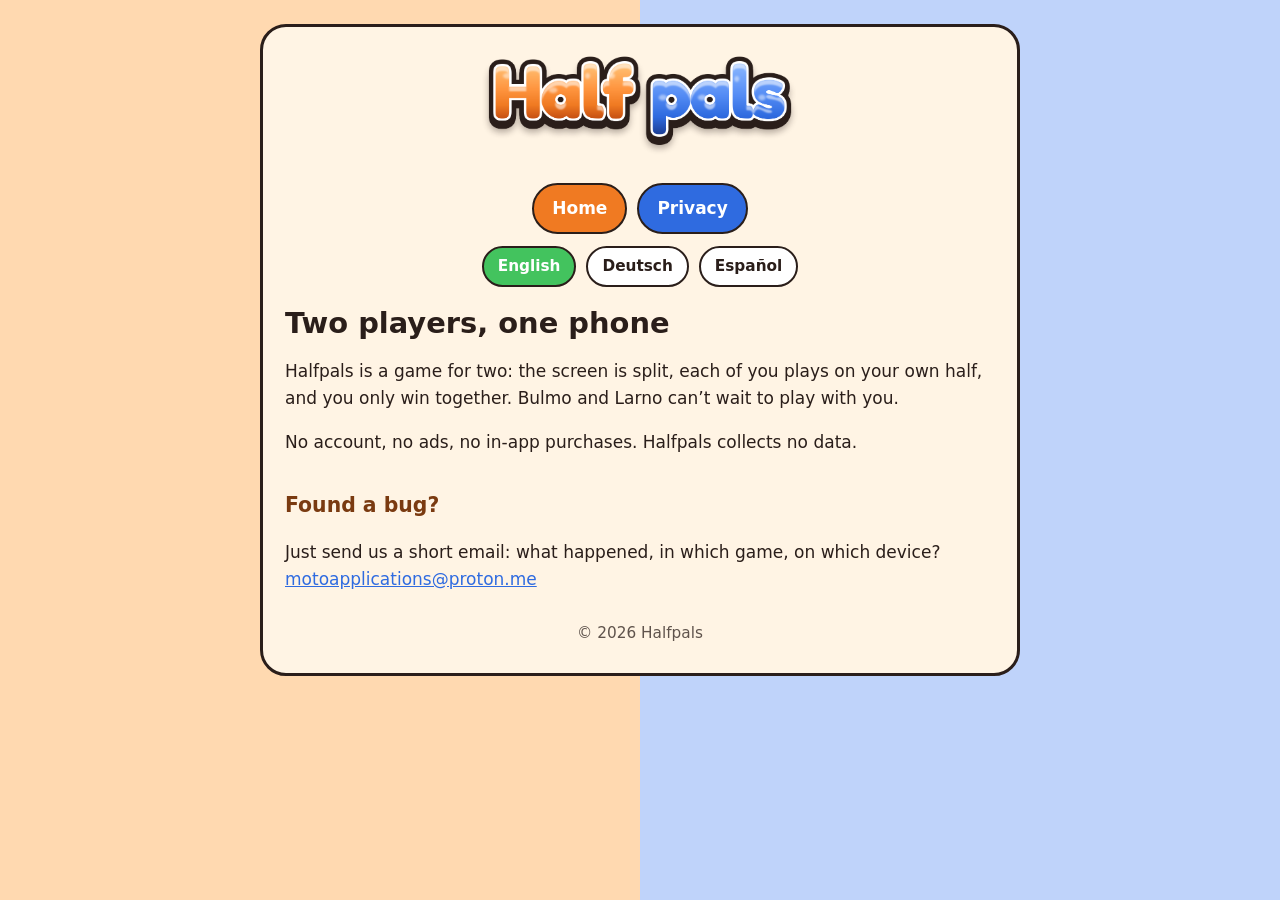
<file: index.html>
<!doctype html>
<html lang="en"><head><meta charset="utf-8"><meta name="viewport" content="width=device-width,initial-scale=1">
<title>Halfpals</title><link rel="stylesheet" href="style.css"><link rel="icon" href="icon.png"></head>
<body><main>
<header><img class="logo" src="logo.png" alt="Halfpals"></header>
<nav><a href="index.html">Home</a><a href="privacy.html">Privacy</a></nav>
<nav class="lang"><a href="index.html" lang="en" aria-current="true">English</a><a href="de.html" lang="de">Deutsch</a><a href="es.html" lang="es">Español</a></nav>
<h1>Two players, one phone</h1>
<p>Halfpals is a game for two: the screen is split, each of you plays on your own half, and you only win together. Bulmo and Larno can’t wait to play with you.</p>
<p>No account, no ads, no in-app purchases. Halfpals collects no data.</p>
<h2>Found a bug?</h2>
<p>Just send us a short email: what happened, in which game, on which device? <a class="mail" data-u="motoapplications" data-d="proton.me" data-s="Halfpals bug">motoapplications [at] proton.me</a></p>
<footer class="small">© 2026 Halfpals</footer>
</main>
<script>
// Adresse erst im Browser zusammensetzen (einfacher Schutz vor Spam-Robotern), kein fremdes Skript.
document.querySelectorAll('a.mail').forEach(function(a){var m=a.dataset.u+'@'+a.dataset.d;a.href='mailto:'+m+(a.dataset.s?'?subject='+encodeURIComponent(a.dataset.s):'');if(!a.dataset.keep)a.textContent=m;});
</script>
</body></html>
</file>
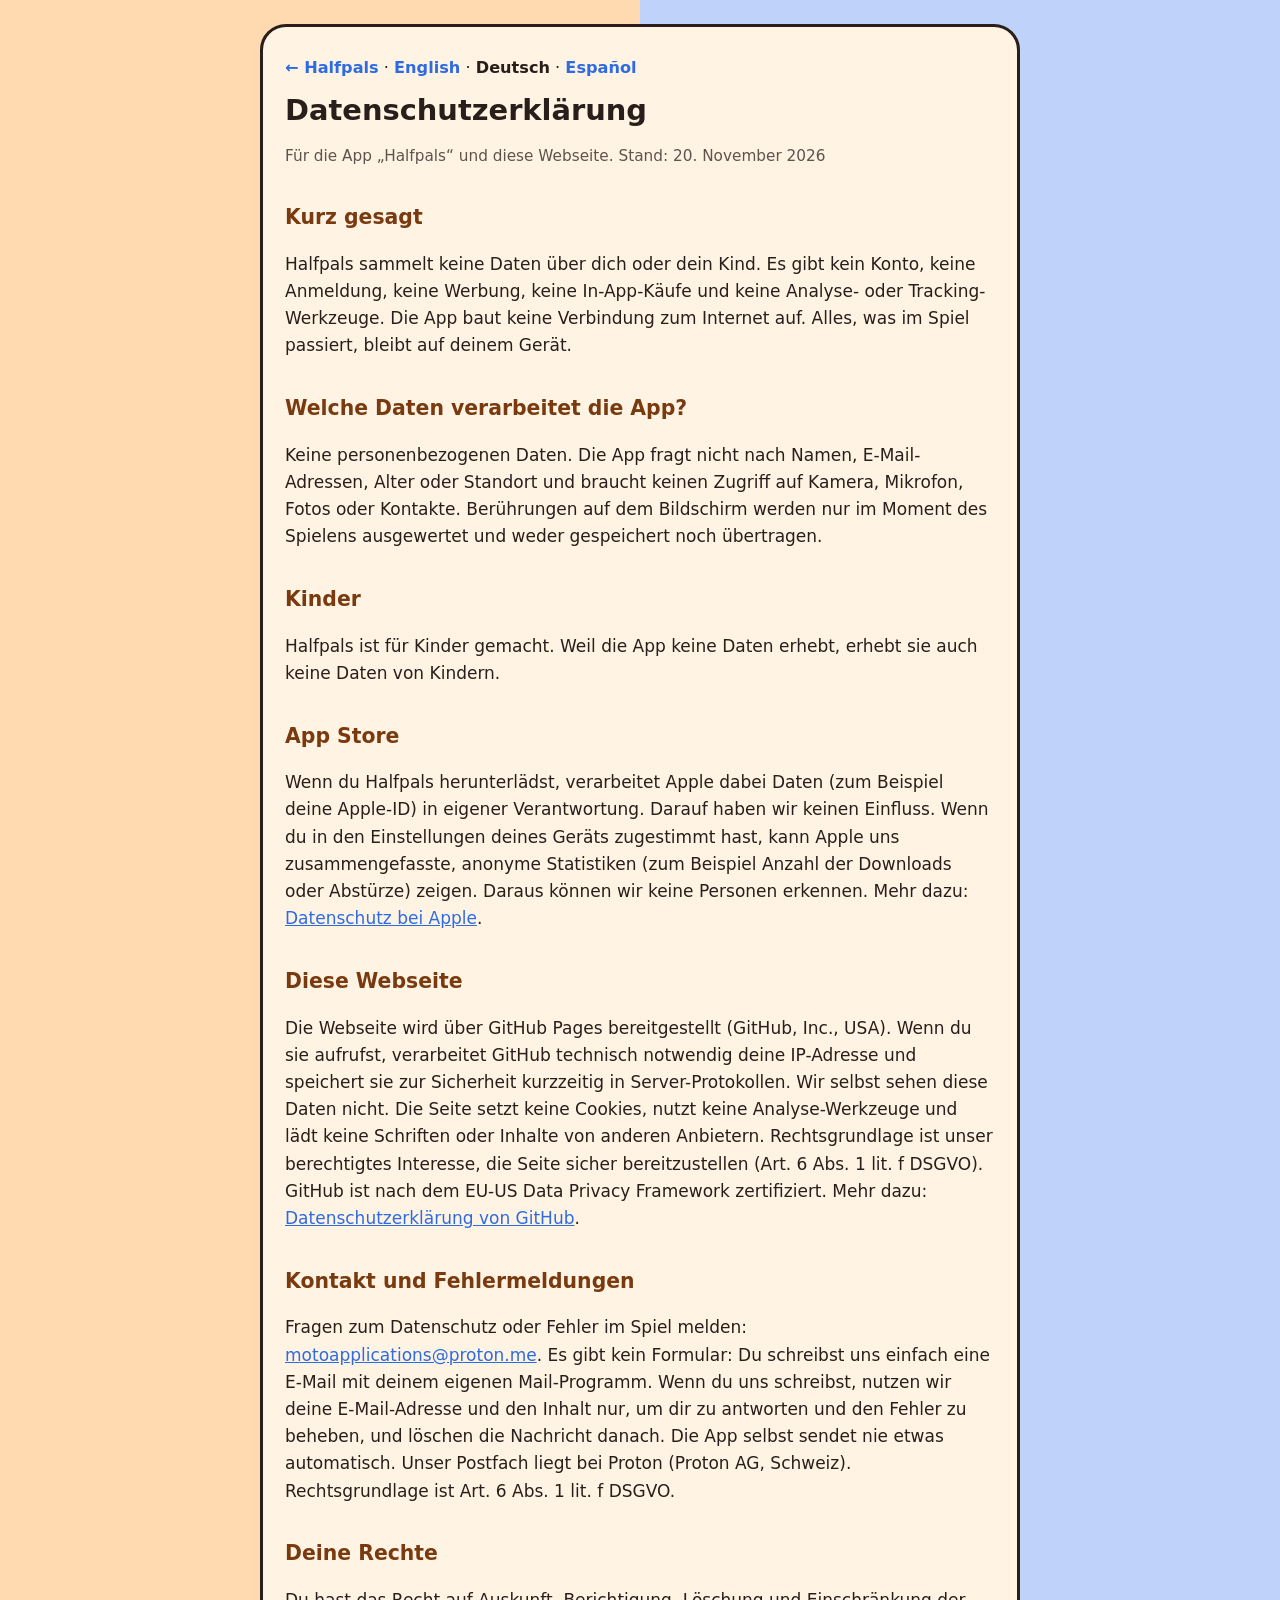
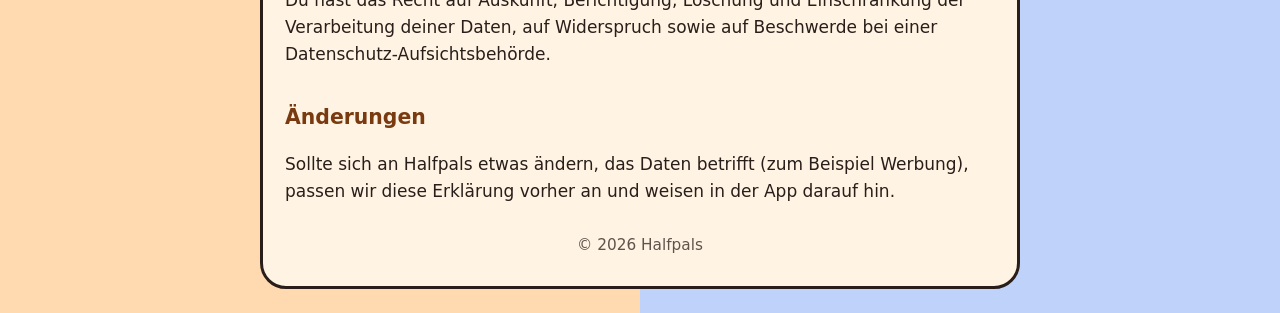
<file: datenschutz.html>
<!doctype html>
<html lang="de"><head><meta charset="utf-8"><meta name="viewport" content="width=device-width,initial-scale=1">
<title>Datenschutz – Halfpals</title><link rel="stylesheet" href="style.css"><link rel="icon" href="icon.png"></head>
<body><main>
<p class="top"><a href="de.html">← Halfpals</a> · <a href="privacy.html" lang="en">English</a> · <b>Deutsch</b> · <a href="privacidad.html" lang="es">Español</a></p>
<h1>Datenschutzerklärung</h1>
<p class="small">Für die App „Halfpals“ und diese Webseite. Stand: 20. November 2026</p>

<h2>Kurz gesagt</h2>
<p>Halfpals sammelt keine Daten über dich oder dein Kind. Es gibt kein Konto, keine Anmeldung, keine Werbung, keine In-App-Käufe und keine Analyse- oder Tracking-Werkzeuge. Die App baut keine Verbindung zum Internet auf. Alles, was im Spiel passiert, bleibt auf deinem Gerät.</p>

<h2>Welche Daten verarbeitet die App?</h2>
<p>Keine personenbezogenen Daten. Die App fragt nicht nach Namen, E-Mail-Adressen, Alter oder Standort und braucht keinen Zugriff auf Kamera, Mikrofon, Fotos oder Kontakte. Berührungen auf dem Bildschirm werden nur im Moment des Spielens ausgewertet und weder gespeichert noch übertragen.</p>

<h2>Kinder</h2>
<p>Halfpals ist für Kinder gemacht. Weil die App keine Daten erhebt, erhebt sie auch keine Daten von Kindern.</p>

<h2>App Store</h2>
<p>Wenn du Halfpals herunterlädst, verarbeitet Apple dabei Daten (zum Beispiel deine Apple-ID) in eigener Verantwortung. Darauf haben wir keinen Einfluss. Wenn du in den Einstellungen deines Geräts zugestimmt hast, kann Apple uns zusammengefasste, anonyme Statistiken (zum Beispiel Anzahl der Downloads oder Abstürze) zeigen. Daraus können wir keine Personen erkennen.
Mehr dazu: <a href="https://www.apple.com/de/legal/privacy/">Datenschutz bei Apple</a>.</p>

<h2>Diese Webseite</h2>
<p>Die Webseite wird über GitHub Pages bereitgestellt (GitHub, Inc., USA). Wenn du sie aufrufst, verarbeitet GitHub technisch notwendig deine IP-Adresse und speichert sie zur Sicherheit kurzzeitig in Server-Protokollen. Wir selbst sehen diese Daten nicht. Die Seite setzt keine Cookies, nutzt keine Analyse-Werkzeuge und lädt keine Schriften oder Inhalte von anderen Anbietern. Rechtsgrundlage ist unser berechtigtes Interesse, die Seite sicher bereitzustellen (Art. 6 Abs. 1 lit. f DSGVO). GitHub ist nach dem EU-US Data Privacy Framework zertifiziert. Mehr dazu: <a href="https://docs.github.com/de/site-policy/privacy-policies/github-general-privacy-statement">Datenschutzerklärung von GitHub</a>.</p>

<h2>Kontakt und Fehlermeldungen</h2>
<p>Fragen zum Datenschutz oder Fehler im Spiel melden: <a class="mail" data-u="motoapplications" data-d="proton.me" data-s="Halfpals Datenschutz">motoapplications [at] proton.me</a>. Es gibt kein Formular: Du schreibst uns einfach eine E-Mail mit deinem eigenen Mail-Programm. Wenn du uns schreibst, nutzen wir deine E-Mail-Adresse und den Inhalt nur, um dir zu antworten und den Fehler zu beheben, und löschen die Nachricht danach. Die App selbst sendet nie etwas automatisch. Unser Postfach liegt bei Proton (Proton AG, Schweiz). Rechtsgrundlage ist Art. 6 Abs. 1 lit. f DSGVO.</p>

<h2>Deine Rechte</h2>
<p>Du hast das Recht auf Auskunft, Berichtigung, Löschung und Einschränkung der Verarbeitung deiner Daten, auf Widerspruch sowie auf Beschwerde bei einer Datenschutz-Aufsichtsbehörde.</p>

<h2>Änderungen</h2>
<p>Sollte sich an Halfpals etwas ändern, das Daten betrifft (zum Beispiel Werbung), passen wir diese Erklärung vorher an und weisen in der App darauf hin.</p>
<footer class="small">© 2026 Halfpals</footer>
</main>
<script>
// Adresse erst im Browser zusammensetzen (einfacher Schutz vor Spam-Robotern), kein fremdes Skript.
document.querySelectorAll('a.mail').forEach(function(a){var m=a.dataset.u+'@'+a.dataset.d;a.href='mailto:'+m+(a.dataset.s?'?subject='+encodeURIComponent(a.dataset.s):'');if(!a.dataset.keep)a.textContent=m;});
</script>
</body></html>
</file>
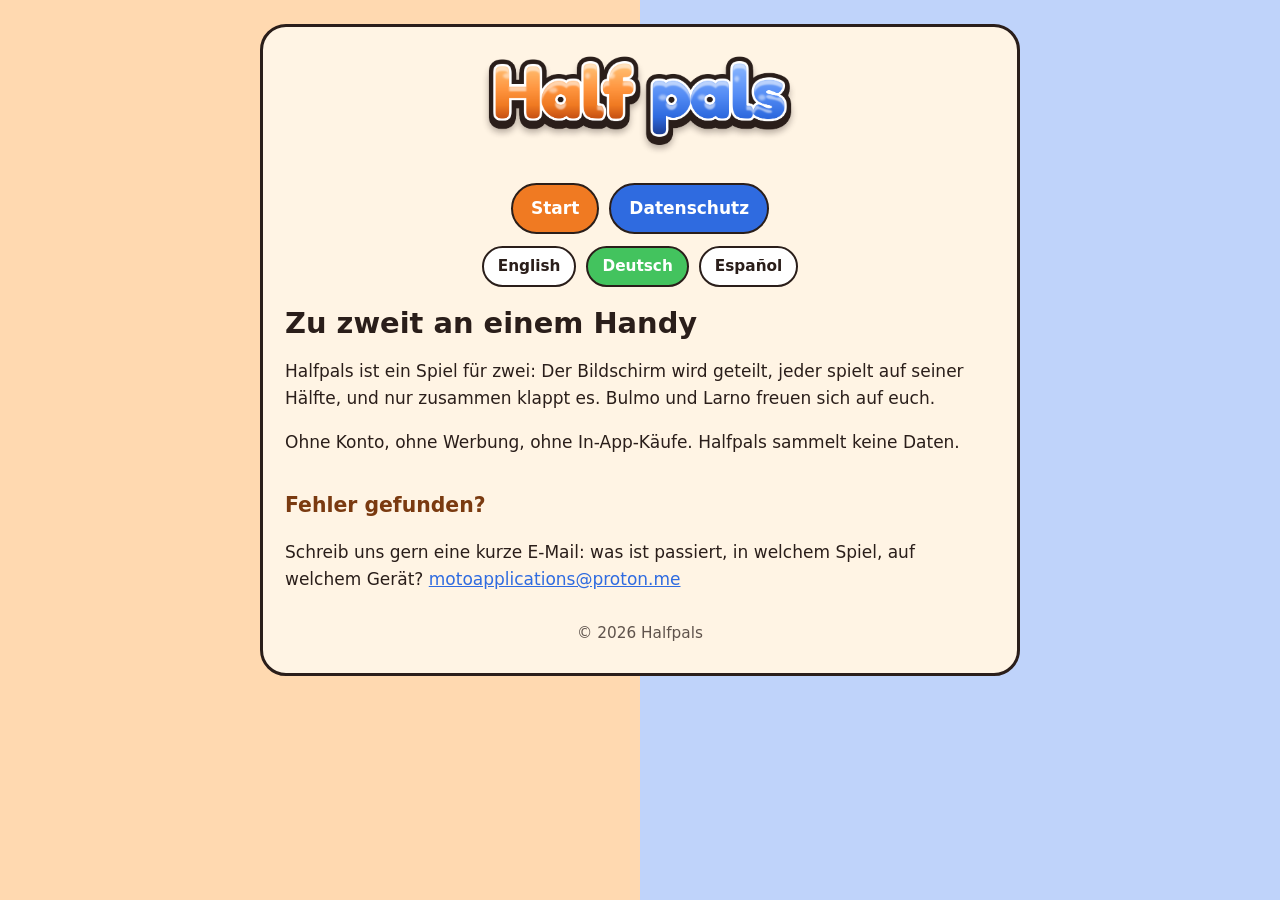
<file: de.html>
<!doctype html>
<html lang="de"><head><meta charset="utf-8"><meta name="viewport" content="width=device-width,initial-scale=1">
<title>Halfpals</title><link rel="stylesheet" href="style.css"><link rel="icon" href="icon.png"></head>
<body><main>
<header><img class="logo" src="logo.png" alt="Halfpals"></header>
<nav><a href="de.html">Start</a><a href="datenschutz.html">Datenschutz</a></nav>
<nav class="lang"><a href="index.html" lang="en">English</a><a href="de.html" lang="de" aria-current="true">Deutsch</a><a href="es.html" lang="es">Español</a></nav>
<h1>Zu zweit an einem Handy</h1>
<p>Halfpals ist ein Spiel für zwei: Der Bildschirm wird geteilt, jeder spielt auf seiner Hälfte, und nur zusammen klappt es. Bulmo und Larno freuen sich auf euch.</p>
<p>Ohne Konto, ohne Werbung, ohne In-App-Käufe. Halfpals sammelt keine Daten.</p>
<h2>Fehler gefunden?</h2>
<p>Schreib uns gern eine kurze E-Mail: was ist passiert, in welchem Spiel, auf welchem Gerät? <a class="mail" data-u="motoapplications" data-d="proton.me" data-s="Halfpals Fehler">motoapplications [at] proton.me</a></p>
<footer class="small">© 2026 Halfpals</footer>
</main>
<script>
// Adresse erst im Browser zusammensetzen (einfacher Schutz vor Spam-Robotern), kein fremdes Skript.
document.querySelectorAll('a.mail').forEach(function(a){var m=a.dataset.u+'@'+a.dataset.d;a.href='mailto:'+m+(a.dataset.s?'?subject='+encodeURIComponent(a.dataset.s):'');if(!a.dataset.keep)a.textContent=m;});
</script>
</body></html>
</file>
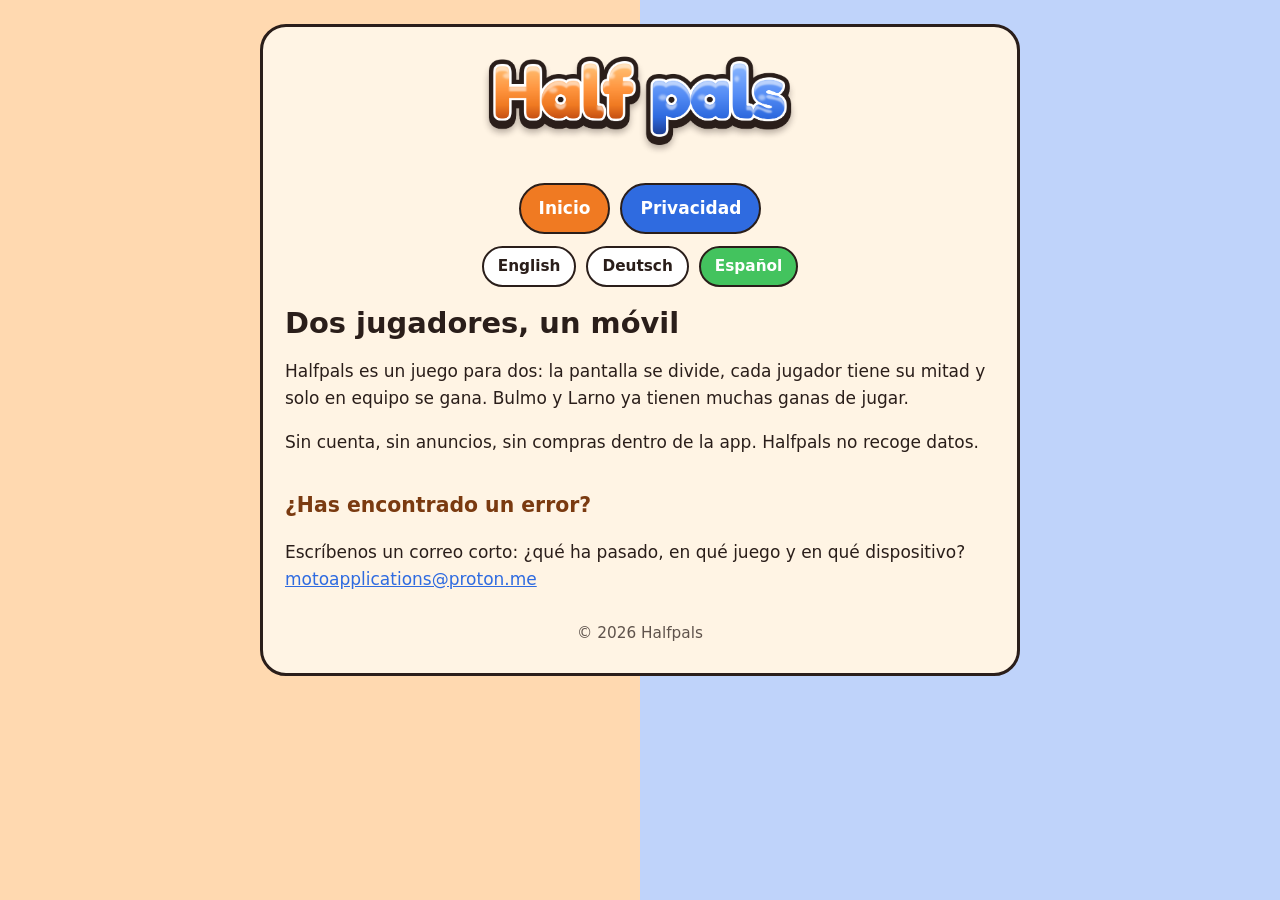
<file: es.html>
<!doctype html>
<html lang="es"><head><meta charset="utf-8"><meta name="viewport" content="width=device-width,initial-scale=1">
<title>Halfpals</title><link rel="stylesheet" href="style.css"><link rel="icon" href="icon.png"></head>
<body><main>
<header><img class="logo" src="logo.png" alt="Halfpals"></header>
<nav><a href="es.html">Inicio</a><a href="privacidad.html">Privacidad</a></nav>
<nav class="lang"><a href="index.html" lang="en">English</a><a href="de.html" lang="de">Deutsch</a><a href="es.html" lang="es" aria-current="true">Español</a></nav>
<h1>Dos jugadores, un móvil</h1>
<p>Halfpals es un juego para dos: la pantalla se divide, cada jugador tiene su mitad y solo en equipo se gana. Bulmo y Larno ya tienen muchas ganas de jugar.</p>
<p>Sin cuenta, sin anuncios, sin compras dentro de la app. Halfpals no recoge datos.</p>
<h2>¿Has encontrado un error?</h2>
<p>Escríbenos un correo corto: ¿qué ha pasado, en qué juego y en qué dispositivo? <a class="mail" data-u="motoapplications" data-d="proton.me" data-s="Halfpals error">motoapplications [at] proton.me</a></p>
<footer class="small">© 2026 Halfpals</footer>
</main>
<script>
// Adresse erst im Browser zusammensetzen (einfacher Schutz vor Spam-Robotern), kein fremdes Skript.
document.querySelectorAll('a.mail').forEach(function(a){var m=a.dataset.u+'@'+a.dataset.d;a.href='mailto:'+m+(a.dataset.s?'?subject='+encodeURIComponent(a.dataset.s):'');if(!a.dataset.keep)a.textContent=m;});
</script>
</body></html>
</file>
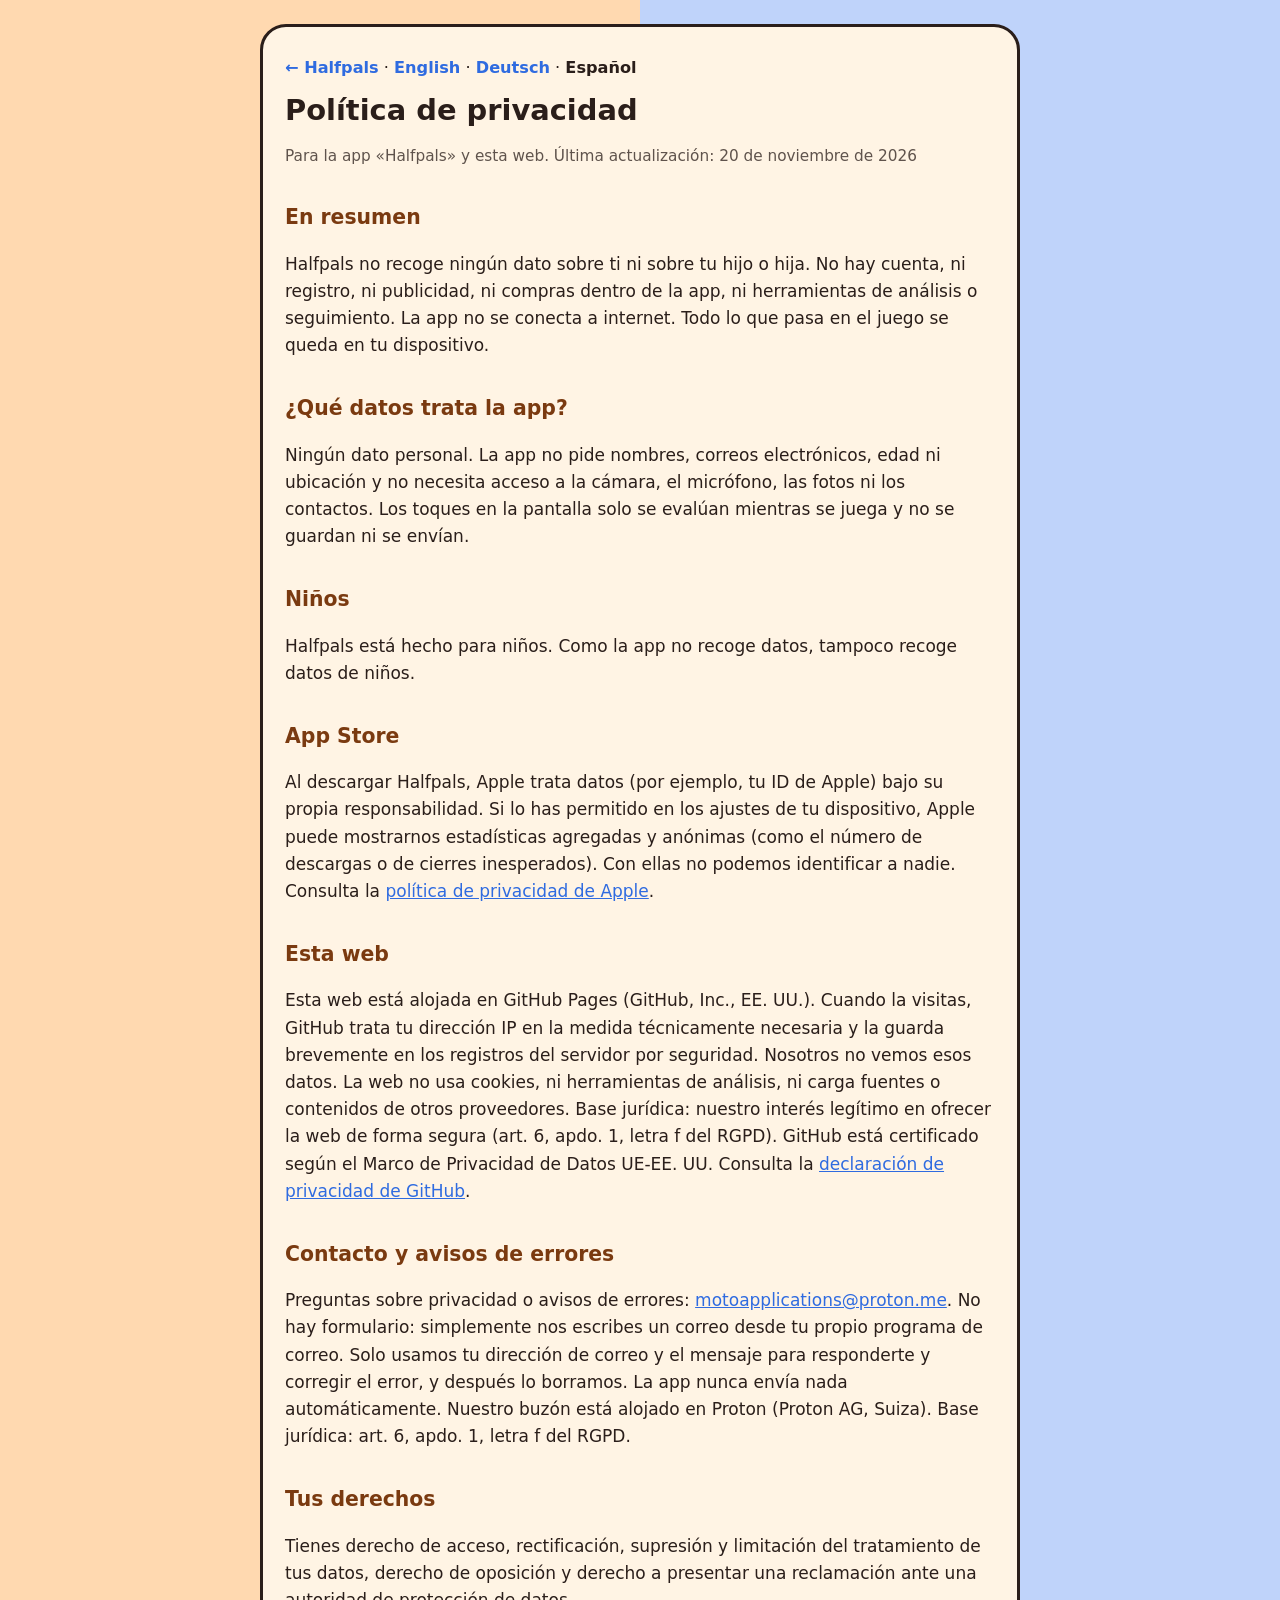
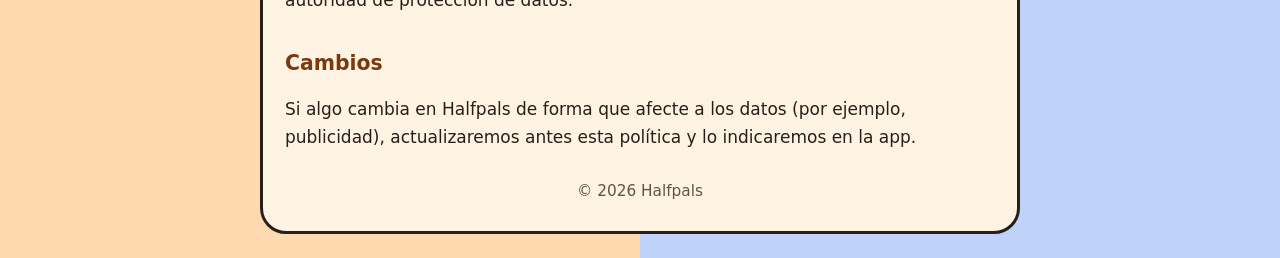
<file: privacidad.html>
<!doctype html>
<html lang="es"><head><meta charset="utf-8"><meta name="viewport" content="width=device-width,initial-scale=1">
<title>Privacidad – Halfpals</title><link rel="stylesheet" href="style.css"><link rel="icon" href="icon.png"></head>
<body><main>
<p class="top"><a href="es.html">← Halfpals</a> · <a href="privacy.html" lang="en">English</a> · <a href="datenschutz.html" lang="de">Deutsch</a> · <b>Español</b></p>
<h1>Política de privacidad</h1>
<p class="small">Para la app «Halfpals» y esta web. Última actualización: 20 de noviembre de 2026</p>
<h2>En resumen</h2>
<p>Halfpals no recoge ningún dato sobre ti ni sobre tu hijo o hija. No hay cuenta, ni registro, ni publicidad, ni compras dentro de la app, ni herramientas de análisis o seguimiento. La app no se conecta a internet. Todo lo que pasa en el juego se queda en tu dispositivo.</p>
<h2>¿Qué datos trata la app?</h2>
<p>Ningún dato personal. La app no pide nombres, correos electrónicos, edad ni ubicación y no necesita acceso a la cámara, el micrófono, las fotos ni los contactos. Los toques en la pantalla solo se evalúan mientras se juega y no se guardan ni se envían.</p>
<h2>Niños</h2>
<p>Halfpals está hecho para niños. Como la app no recoge datos, tampoco recoge datos de niños.</p>
<h2>App Store</h2>
<p>Al descargar Halfpals, Apple trata datos (por ejemplo, tu ID de Apple) bajo su propia responsabilidad. Si lo has permitido en los ajustes de tu dispositivo, Apple puede mostrarnos estadísticas agregadas y anónimas (como el número de descargas o de cierres inesperados). Con ellas no podemos identificar a nadie. Consulta la <a href="https://www.apple.com/legal/privacy/">política de privacidad de Apple</a>.</p>
<h2>Esta web</h2>
<p>Esta web está alojada en GitHub Pages (GitHub, Inc., EE. UU.). Cuando la visitas, GitHub trata tu dirección IP en la medida técnicamente necesaria y la guarda brevemente en los registros del servidor por seguridad. Nosotros no vemos esos datos. La web no usa cookies, ni herramientas de análisis, ni carga fuentes o contenidos de otros proveedores. Base jurídica: nuestro interés legítimo en ofrecer la web de forma segura (art. 6, apdo. 1, letra f del RGPD). GitHub está certificado según el Marco de Privacidad de Datos UE-EE. UU. Consulta la <a href="https://docs.github.com/en/site-policy/privacy-policies/github-general-privacy-statement">declaración de privacidad de GitHub</a>.</p>
<h2>Contacto y avisos de errores</h2>
<p>Preguntas sobre privacidad o avisos de errores: <a class="mail" data-u="motoapplications" data-d="proton.me" data-s="Halfpals privacidad">motoapplications [at] proton.me</a>. No hay formulario: simplemente nos escribes un correo desde tu propio programa de correo. Solo usamos tu dirección de correo y el mensaje para responderte y corregir el error, y después lo borramos. La app nunca envía nada automáticamente. Nuestro buzón está alojado en Proton (Proton AG, Suiza). Base jurídica: art. 6, apdo. 1, letra f del RGPD.</p>
<h2>Tus derechos</h2>
<p>Tienes derecho de acceso, rectificación, supresión y limitación del tratamiento de tus datos, derecho de oposición y derecho a presentar una reclamación ante una autoridad de protección de datos.</p>
<h2>Cambios</h2>
<p>Si algo cambia en Halfpals de forma que afecte a los datos (por ejemplo, publicidad), actualizaremos antes esta política y lo indicaremos en la app.</p>
<footer class="small">© 2026 Halfpals</footer>
</main>
<script>
// Adresse erst im Browser zusammensetzen (einfacher Schutz vor Spam-Robotern), kein fremdes Skript.
document.querySelectorAll('a.mail').forEach(function(a){var m=a.dataset.u+'@'+a.dataset.d;a.href='mailto:'+m+(a.dataset.s?'?subject='+encodeURIComponent(a.dataset.s):'');if(!a.dataset.keep)a.textContent=m;});
</script>
</body></html>
</file>
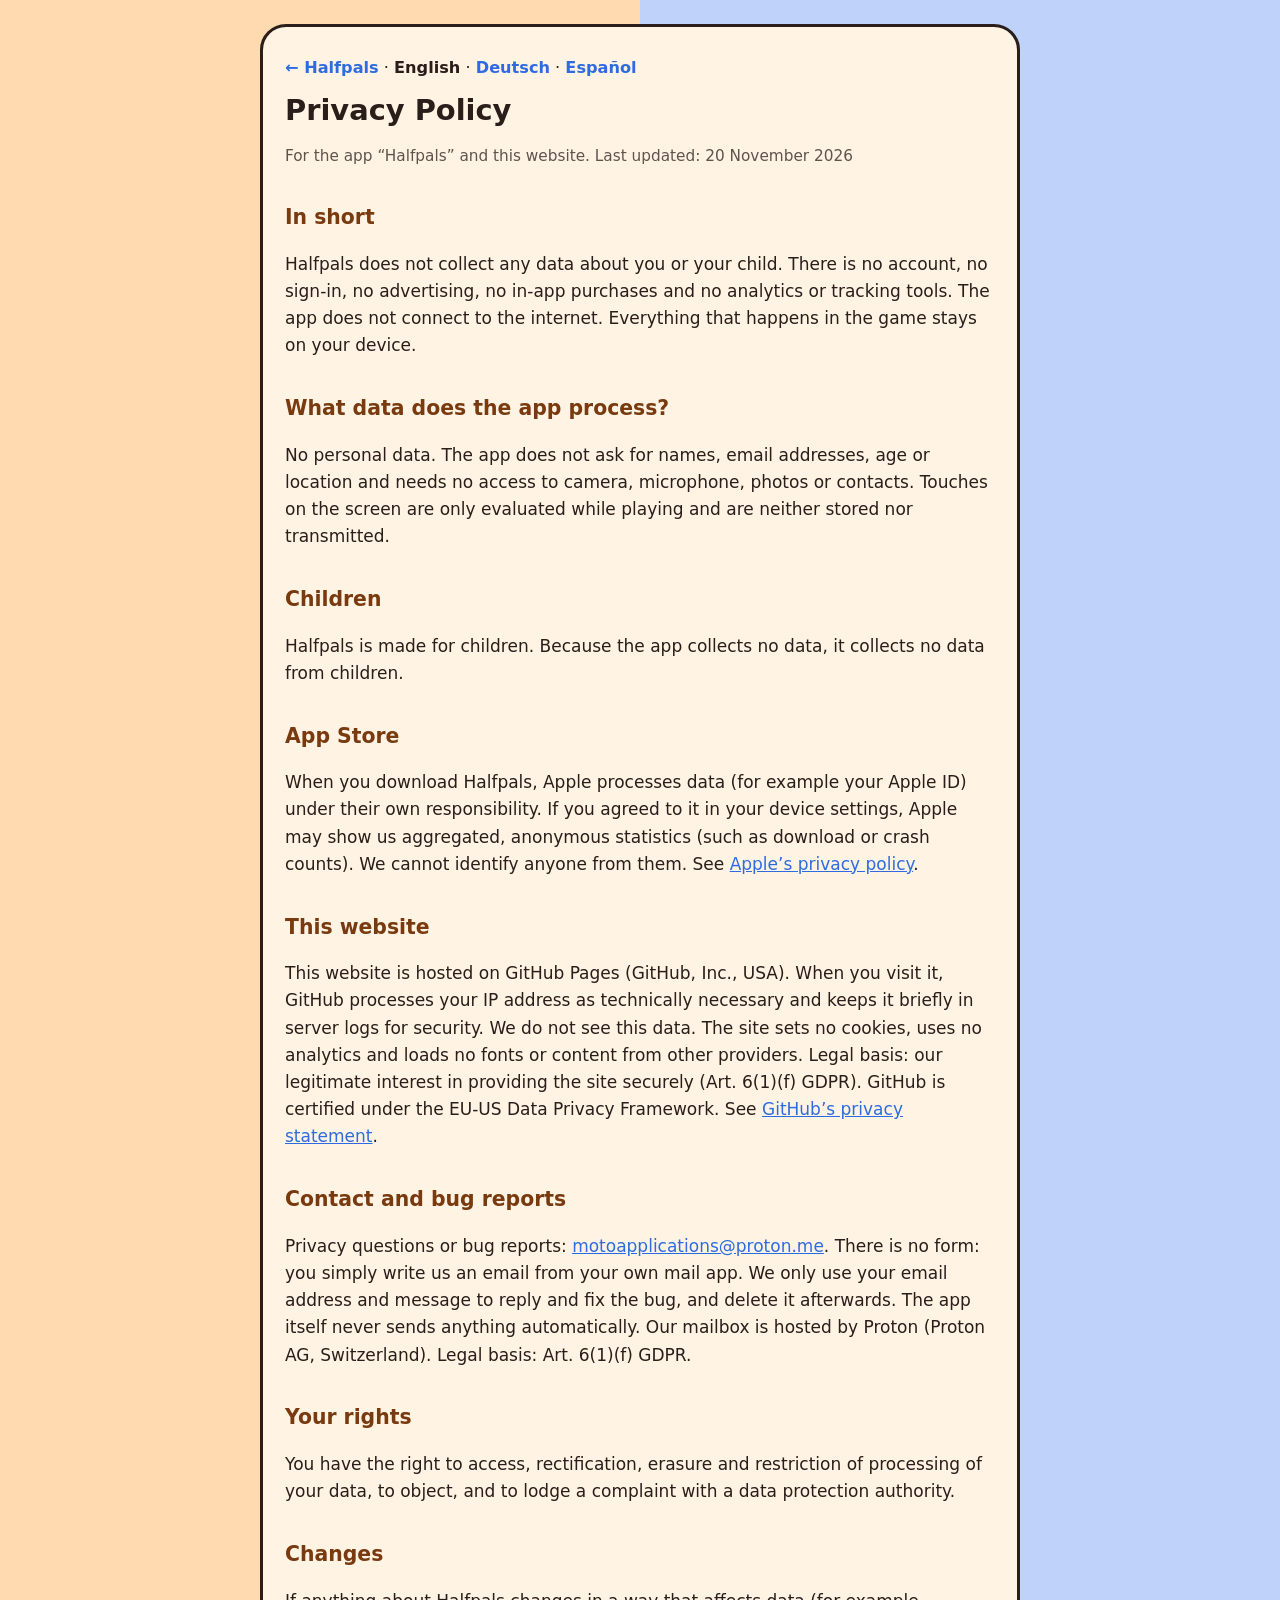
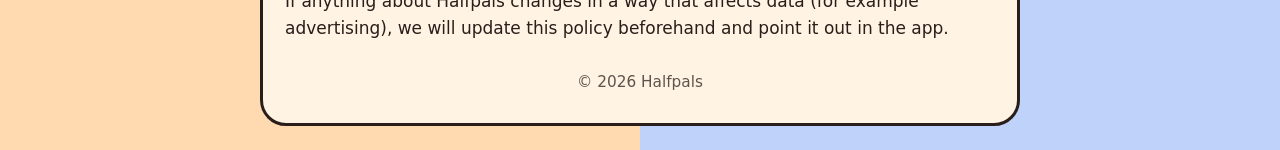
<file: privacy.html>
<!doctype html>
<html lang="en"><head><meta charset="utf-8"><meta name="viewport" content="width=device-width,initial-scale=1">
<title>Privacy – Halfpals</title><link rel="stylesheet" href="style.css"><link rel="icon" href="icon.png"></head>
<body><main>
<p class="top"><a href="index.html">← Halfpals</a> · <b>English</b> · <a href="datenschutz.html" lang="de">Deutsch</a> · <a href="privacidad.html" lang="es">Español</a></p>
<h1>Privacy Policy</h1>
<p class="small">For the app “Halfpals” and this website. Last updated: 20 November 2026</p>
<h2>In short</h2>
<p>Halfpals does not collect any data about you or your child. There is no account, no sign-in, no advertising, no in-app purchases and no analytics or tracking tools. The app does not connect to the internet. Everything that happens in the game stays on your device.</p>
<h2>What data does the app process?</h2>
<p>No personal data. The app does not ask for names, email addresses, age or location and needs no access to camera, microphone, photos or contacts. Touches on the screen are only evaluated while playing and are neither stored nor transmitted.</p>
<h2>Children</h2>
<p>Halfpals is made for children. Because the app collects no data, it collects no data from children.</p>
<h2>App Store</h2>
<p>When you download Halfpals, Apple processes data (for example your Apple ID) under their own responsibility. If you agreed to it in your device settings, Apple may show us aggregated, anonymous statistics (such as download or crash counts). We cannot identify anyone from them. See <a href="https://www.apple.com/legal/privacy/">Apple’s privacy policy</a>.</p>
<h2>This website</h2>
<p>This website is hosted on GitHub Pages (GitHub, Inc., USA). When you visit it, GitHub processes your IP address as technically necessary and keeps it briefly in server logs for security. We do not see this data. The site sets no cookies, uses no analytics and loads no fonts or content from other providers. Legal basis: our legitimate interest in providing the site securely (Art. 6(1)(f) GDPR). GitHub is certified under the EU-US Data Privacy Framework. See <a href="https://docs.github.com/en/site-policy/privacy-policies/github-general-privacy-statement">GitHub’s privacy statement</a>.</p>
<h2>Contact and bug reports</h2>
<p>Privacy questions or bug reports: <a class="mail" data-u="motoapplications" data-d="proton.me" data-s="Halfpals privacy">motoapplications [at] proton.me</a>. There is no form: you simply write us an email from your own mail app. We only use your email address and message to reply and fix the bug, and delete it afterwards. The app itself never sends anything automatically. Our mailbox is hosted by Proton (Proton AG, Switzerland). Legal basis: Art. 6(1)(f) GDPR.</p>
<h2>Your rights</h2>
<p>You have the right to access, rectification, erasure and restriction of processing of your data, to object, and to lodge a complaint with a data protection authority.</p>
<h2>Changes</h2>
<p>If anything about Halfpals changes in a way that affects data (for example advertising), we will update this policy beforehand and point it out in the app.</p>
<footer class="small">© 2026 Halfpals</footer>
</main>
<script>
// Adresse erst im Browser zusammensetzen (einfacher Schutz vor Spam-Robotern), kein fremdes Skript.
document.querySelectorAll('a.mail').forEach(function(a){var m=a.dataset.u+'@'+a.dataset.d;a.href='mailto:'+m+(a.dataset.s?'?subject='+encodeURIComponent(a.dataset.s):'');if(!a.dataset.keep)a.textContent=m;});
</script>
</body></html>
</file>
<file: style.css>
:root{--ink:#2A1E1A;--cream:#FFF4E4;--bulmo:#F07A22;--larno:#2F6BE0;--card:#FFFFFF}
*{box-sizing:border-box}
body{margin:0;background:linear-gradient(90deg,#FFD9B0 0 50%,#BFD3FA 50% 100%);color:var(--ink);
 font:17px/1.6 system-ui,-apple-system,"Segoe UI",Roboto,sans-serif}
main{max-width:760px;margin:24px auto;width:calc(100% - 32px);padding:28px 22px;background:var(--cream);border:3px solid var(--ink);border-radius:26px}
header{text-align:center}
header img.logo{max-width:320px;width:80%;height:auto}
h1{font-size:1.7em;line-height:1.25;margin:.4em 0}
h2{font-size:1.2em;margin:1.6em 0 .3em;color:#7A3A10}
a{color:var(--larno)}
nav{display:flex;flex-wrap:wrap;gap:10px;justify-content:center;margin:18px 0}
nav a{background:var(--bulmo);color:#fff;text-decoration:none;font-weight:700;padding:10px 18px;border-radius:999px;border:2px solid var(--ink)}
nav a:nth-child(2n){background:var(--larno)}
nav.lang{margin-top:-6px}
nav.lang a{background:#fff;color:var(--ink);padding:6px 14px;font-size:.9em}
nav.lang a[aria-current]{background:#43C35E;color:#fff}
.small{font-size:.9em;opacity:.75}
footer{text-align:center;margin-top:28px;font-size:.9em}
@media (prefers-color-scheme: dark){body{background:linear-gradient(90deg,#5a3010 0 50%,#16226E 50% 100%)}}
.top{margin:0 0 4px;font-size:.95em}
.top a{text-decoration:none;font-weight:700}
.top b{font-weight:700}
</file>
